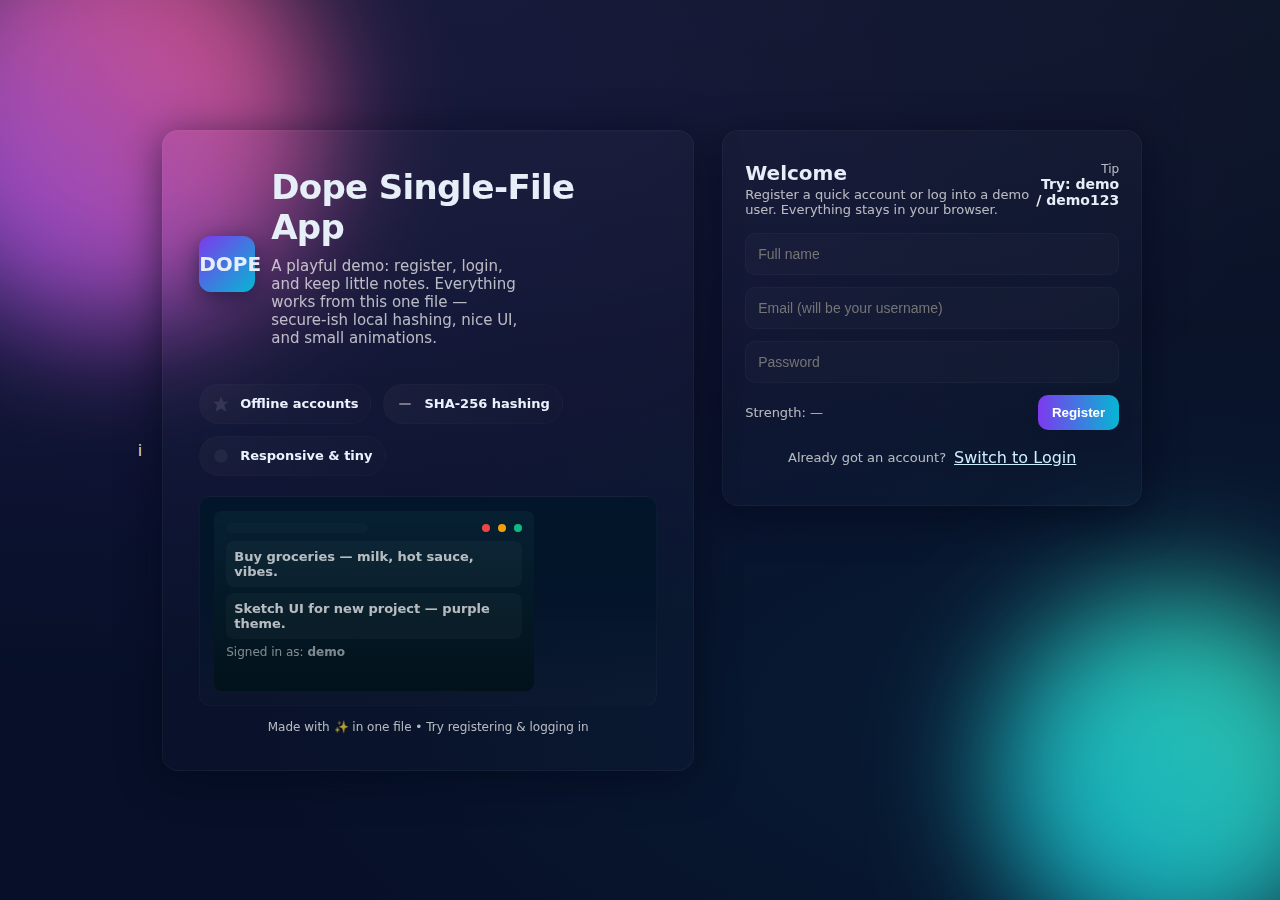
<file: index.html>
<!doctype html>
<html lang="en">
<head>
<meta charset="utf-8" />
<meta name="viewport" content="width=device-width,initial-scale=1" />i<title>Index — Not Dope Single File App</title>
<link rel="icon" href="data:image/svg+xml,%3Csvg xmlns='http://www.w3.org/2000/svg' viewBox='0 0 100 100'%3E%3Crect width='100' height='100' rx='20' fill='%233b82f6'/%3E%3Ctext x='50' y='57' font-size='48' text-anchor='middle' fill='white' font-family='Arial'>🔥</text%3E%3C/svg%3E">
<style>
  :root{
    --bg1: #0f172a;
    --glass: rgba(255,255,255,0.06);
    --accent: #7c3aed;
    --accent-2: #06b6d4;
    --muted: rgba(255,255,255,0.7);
    --card-radius: 16px;
  }
  *{box-sizing:border-box}
  html,body{height:100%}
  body{
    margin:0;
    font-family:Inter, ui-sans-serif, system-ui, -apple-system, "Segoe UI", Roboto, "Helvetica Neue", Arial;
    color: #e6eef8;
    background: radial-gradient(1200px 600px at 10% 10%, rgba(124,58,237,0.12), transparent),
                radial-gradient(900px 400px at 90% 80%, rgba(6,182,212,0.08), transparent),
                linear-gradient(180deg, var(--bg1), #071028 60%);
    -webkit-font-smoothing:antialiased;
    -moz-osx-font-smoothing:grayscale;
    display:flex;
    align-items:center;
    justify-content:center;
    padding:28px;
    gap:20px;
    overflow:hidden;
  }

  /* animated blobs */
  .blobs{position:fixed;inset:0;pointer-events:none;mix-blend-mode:screen;opacity:0.9}
  .blob{position:absolute;border-radius:50%;filter:blur(60px);}
  .b1{width:420px;height:420px;background:linear-gradient(45deg,var(--accent),#ef4444);left:-8%;top:-10%;animation:drift1 18s ease-in-out infinite}
  .b2{width:360px;height:360px;background:linear-gradient(45deg,var(--accent-2),#34d399);right:-6%;bottom:-6%;animation:drift2 20s ease-in-out infinite}
  @keyframes drift1{0%{transform:translateY(0) rotate(0)}50%{transform:translateY(20px) rotate(20deg)}100%{transform:translateY(0) rotate(0)}}
  @keyframes drift2{0%{transform:translateY(0) rotate(0)}50%{transform:translateY(-30px) rotate(-20deg)}100%{transform:translateY(0) rotate(0)}}

  .container{
    width:min(980px,96vw);
    display:grid;
    grid-template-columns: 1fr 420px;
    gap:28px;
    align-items:start;
    z-index:1;
  }

  .hero{
    background: linear-gradient(180deg, rgba(255,255,255,0.02), rgba(255,255,255,0.01));
    border-radius: var(--card-radius);
    padding:36px;
    box-shadow: 0 6px 40px rgba(2,6,23,0.6), inset 0 1px 0 rgba(255,255,255,0.02);
    min-height:380px;
    position:relative;
    overflow:hidden;
    border: 1px solid rgba(255,255,255,0.04);
  }
  .hero h1{
    margin:0;
    font-size:34px;
    letter-spacing:-0.02em;
  }
  .sub{
    margin-top:10px;
    color:var(--muted);
    font-size:15px;
    max-width:66%;
  }

  .features{
    margin-top:22px;
    display:flex;
    gap:12px;
    flex-wrap:wrap;
  }
  .pill{
    background:linear-gradient(90deg, rgba(255,255,255,0.03), rgba(255,255,255,0.01));
    padding:10px 12px;
    border-radius:999px;
    display:inline-flex;
    gap:10px;
    align-items:center;
    font-weight:600;
    font-size:13px;
    color: #eaf2ff;
    border:1px solid rgba(255,255,255,0.02);
  }
  .pill svg{width:18px;height:18px;opacity:0.9}

  .screenshot{
    margin-top:20px;
    border-radius:12px;
    overflow:hidden;
    border: 1px solid rgba(255,255,255,0.03);
    background:linear-gradient(180deg,#031529 40%, rgba(255,255,255,0.01));
    padding:14px;
  }

  .phone{
    width:320px;height:180px;border-radius:8px;padding:12px;background:linear-gradient(180deg,#062032,#02121b);
    display:flex;flex-direction:column;gap:8px;color:var(--muted);
    font-size:13px;
  }
  .phone .top{display:flex;justify-content:space-between;align-items:center}
  .phone .bar{height:10px;width:48%;background:rgba(255,255,255,0.02);border-radius:999px}
  .phone .list{flex:1;display:flex;flex-direction:column;gap:6px;overflow:hidden}
  .note{background:rgba(255,255,255,0.03);padding:8px;border-radius:8px;font-weight:600}

  /* auth card */
  .auth{
    background: linear-gradient(180deg, rgba(255,255,255,0.02), rgba(255,255,255,0.01));
    border-radius:var(--card-radius);
    padding:22px;
    width:100%;
    max-width:420px;
    box-shadow:0 10px 40px rgba(2,6,23,0.6);
    border:1px solid rgba(255,255,255,0.04);
  }
  .brand{display:flex;align-items:center;gap:12px}
  .logo{
    width:56px;height:56px;border-radius:12px;display:grid;place-items:center;
    background:linear-gradient(135deg,var(--accent),var(--accent-2));box-shadow:0 6px 22px rgba(12,18,50,0.6);
    font-weight:700;font-size:20px;
  }
  .auth h2{margin:8px 0 2px;font-size:20px}
  .auth p{margin:0;color:var(--muted);font-size:13px}

  form{margin-top:16px;display:flex;flex-direction:column;gap:12px}
  input[type="text"],input[type="password"],input[type="email"],textarea,select{
    background:rgba(255,255,255,0.02);border:1px solid rgba(255,255,255,0.03);
    padding:12px;border-radius:10px;color:inherit;font-size:14px;
    outline:none;transition:box-shadow .18s, transform .12s;
  }
  input:focus{box-shadow:0 6px 20px rgba(12,18,50,0.5);transform:translateY(-2px);border-color:rgba(255,255,255,0.06)}
  .row{display:flex;gap:8px}
  .btn{
    background:linear-gradient(90deg,var(--accent),var(--accent-2));border:none;padding:10px 14px;border-radius:10px;color:white;font-weight:700;cursor:pointer;
    box-shadow:0 6px 14px rgba(12,18,50,0.45);
  }
  .ghost{background:transparent;border:1px solid rgba(255,255,255,0.06);color:var(--muted);font-weight:700}
  .muted{color:var(--muted);font-size:13px}

  .switch{display:flex;gap:8px;align-items:center;justify-content:center;margin-top:6px}
  .link{color:#cfefff;text-decoration:underline;cursor:pointer}

  /* dashboard */
  .dash{
    display:none;
    gap:12px;
    min-height:260px;
  }
  .dash.active{display:flex;flex-direction:column}
  .topbar{display:flex;justify-content:space-between;align-items:center}
  .avatar{
    height:44px;width:44px;border-radius:12px;background:linear-gradient(90deg,var(--accent),var(--accent-2));
    display:grid;place-items:center;font-weight:800;color:white;font-size:16px;
  }
  .notes{
    margin-top:12px;display:grid;grid-template-columns:repeat(auto-fill,minmax(160px,1fr));gap:10px;
  }
  .note-card{background:rgba(255,255,255,0.03);padding:10px;border-radius:10px;min-height:80px;display:flex;flex-direction:column;gap:8px}
  .note-card textarea{background:transparent;border:none;resize:none;color:inherit;font-weight:600;min-height:36px}

  footer{margin-top:14px;color:var(--muted);font-size:12px;text-align:center}

  /* responsive */
  @media (max-width:980px){
    .container{grid-template-columns:1fr;align-items:stretch}
    .hero{order:2}
  }
</style>
</head>
<body>
  <div class="blobs" aria-hidden="true">
    <div class="blob b1"></div>
    <div class="blob b2"></div>
  </div>

  <div class="container" role="main">
    <section class="hero" aria-labelledby="hero-title">
      <div class="brand" style="gap:16px">
        <div class="logo">DOPE</div>
        <div>
          <h1 id="hero-title">Dope Single-File App</h1>
          <p class="sub">A playful demo: register, login, and keep little notes. Everything works from this one file — secure-ish local hashing, nice UI, and small animations.</p>
        </div>
      </div>

      <div class="features" aria-hidden="false">
        <div class="pill"><svg viewBox="0 0 24 24" fill="none"><path d="M12 2l3 7h7l-5.6 4.1L19 22l-7-4-7 4 1.6-8.9L2 9h7z" fill="white" opacity="0.12"/></svg>Offline accounts</div>
        <div class="pill"><svg viewBox="0 0 24 24" fill="none"><path d="M5 12h14" stroke="white" stroke-width="1.6" stroke-linecap="round" stroke-linejoin="round" opacity="0.9"/></svg>SHA-256 hashing</div>
        <div class="pill"><svg viewBox="0 0 24 24" fill="none"><circle cx="12" cy="12" r="9" fill="white" opacity="0.06"/></svg>Responsive & tiny</div>
      </div>

      <div class="screenshot" aria-hidden="true">
        <div class="phone" role="img" aria-label="Mock notes screenshot">
          <div class="top">
            <div class="bar"></div>
            <div style="display:flex;gap:8px;align-items:center">
              <div style="width:8px;height:8px;border-radius:50%;background:#ef4444"></div>
              <div style="width:8px;height:8px;border-radius:50%;background:#f59e0b"></div>
              <div style="width:8px;height:8px;border-radius:50%;background:#10b981"></div>
            </div>
          </div>
          <div class="list">
            <div class="note">Buy groceries — milk, hot sauce, vibes.</div>
            <div class="note">Sketch UI for new project — purple theme.</div>
            <div style="opacity:0.7;font-size:12px">Signed in as: <strong id="mock-user">demo</strong></div>
          </div>
        </div>
      </div>

      <footer>Made with ✨ in one file • Try registering & logging in</footer>
    </section>

    <aside class="auth" aria-labelledby="auth-title">
      <div style="display:flex;justify-content:space-between;align-items:center">
        <div>
          <h2 id="auth-title">Welcome</h2>
          <p class="muted">Register a quick account or log into a demo user. Everything stays in your browser.</p>
        </div>
        <div style="text-align:right">
          <div style="font-size:12px;color:var(--muted)">Tip</div>
          <div style="font-weight:700;font-size:14px">Try: demo / demo123</div>
        </div>
      </div>

      <div id="forms">

        <!-- Register / Login form -->
        <form id="authForm" onsubmit="return false" aria-describedby="auth-desc">
          <input id="name" type="text" placeholder="Full name" autocomplete="name" required />
          <input id="email" type="email" placeholder="Email (will be your username)" autocomplete="username" required />
          <input id="password" type="password" placeholder="Password" autocomplete="new-password" required />
          <div style="display:flex;gap:8px;align-items:center">
            <div style="flex:1">
              <div id="pwdStrength" class="muted">Strength: —</div>
            </div>
            <button id="actionBtn" class="btn" type="button">Register</button>
          </div>

          <div class="switch">
            <div class="muted">Already got an account?</div>
            <div id="toggleMode" class="link">Switch to Login</div>
          </div>
        </form>

        <!-- Dashboard -->
        <div id="dashboard" class="dash" aria-live="polite">
          <div class="topbar">
            <div>
              <div style="font-size:13px;color:var(--muted)">Signed in as</div>
              <div style="display:flex;align-items:center;gap:10px">
                <div id="avatar" class="avatar">DG</div>
                <div>
                  <div id="displayName" style="font-weight:800">Demo User</div>
                  <div id="displayEmail" class="muted" style="font-size:13px">demo@example.com</div>
                </div>
              </div>
            </div>
            <div style="display:flex;flex-direction:column;gap:8px">
              <button id="logoutBtn" class="ghost" style="padding:8px 10px">Log out</button>
              <button id="deleteBtn" class="ghost" style="padding:8px 10px">Delete account</button>
            </div>
          </div>

          <div style="display:flex;gap:8px;margin-top:10px">
            <input id="newNote" type="text" placeholder="Write a quick note and press Add" style="flex:1" />
            <button id="addNoteBtn" class="btn">Add</button>
          </div>

          <div class="notes" id="notesGrid" aria-live="polite"></div>
        </div>

      </div>

      <div style="margin-top:16px" id="status" aria-live="polite"></div>
    </aside>
  </div>

<script>
/*
  Single-file app logic:
  - uses localStorage for persistence
  - stores users under key "dope_users" as { email: {name, email, pwdHash, notes: []} }
  - uses SubtleCrypto SHA-256 for hashing passwords (fallback to plain text if unavailable with warning)
*/

const el = id => document.getElementById(id);
const usersKey = 'dope_users_v1';
const state = { mode: 'register' }; // or 'login'
const forms = { authForm: el('authForm'), dashboard: el('dashboard') };

const setStatus = (msg, isErr=false) => {
  const s = el('status');
  s.textContent = msg || '';
  s.style.color = isErr ? '#ff8b8b' : '#bfefff';
};

// helpers
async function hashStr(s) {
  if (crypto && crypto.subtle && crypto.subtle.digest) {
    const enc = new TextEncoder();
    const data = enc.encode(s);
    const hash = await crypto.subtle.digest('SHA-256', data);
    // hex
    return Array.from(new Uint8Array(hash)).map(b=>b.toString(16).padStart(2,'0')).join('');
  } else {
    // fallback - not recommended; still fine for demo
    return btoa(s);
  }
}

function loadUsers(){
  try{
    const raw = localStorage.getItem(usersKey);
    return raw ? JSON.parse(raw) : {};
  }catch(e){}
  return {};
}
function saveUsers(users){
  localStorage.setItem(usersKey, JSON.stringify(users));
}

function setMode(mode){
  state.mode = mode;
  const btn = el('actionBtn');
  const toggle = el('toggleMode');
  if (mode === 'register') {
    btn.textContent = 'Register';
    toggle.textContent = 'Switch to Login';
    el('name').style.display = 'block';
    el('email').placeholder = 'Email (will be your username)';
  } else {
    btn.textContent = 'Login';
    toggle.textContent = 'Switch to Register';
    el('name').style.display = 'none';
    el('email').placeholder = 'Email';
  }
  setStatus('');
}

el('toggleMode').addEventListener('click', () => {
  setMode(state.mode === 'register' ? 'login' : 'register');
  el('authForm').reset();
  el('pwdStrength').textContent = 'Strength: —';
});

el('password').addEventListener('input', () => {
  const p = el('password').value;
  el('pwdStrength').textContent = `Strength: ${strengthLabel(p)}`;
});

function strengthLabel(p){
  if (!p) return '—';
  let score = 0;
  if (p.length >= 8) score++;
  if (/[A-Z]/.test(p)) score++;
  if (/[0-9]/.test(p)) score++;
  if (/[^A-Za-z0-9]/.test(p)) score++;
  return ['Weak','Okay','Good','Strong','Epic'][Math.min(score,4)];
}

// Register / Login action
el('actionBtn').addEventListener('click', async () => {
  const email = el('email').value.trim().toLowerCase();
  const password = el('password').value;
  const name = el('name').value.trim() || email.split('@')[0];
  if (!email || !password) {
    setStatus('Email and password required', true); return;
  }
  const users = loadUsers();

  if (state.mode === 'register') {
    if (users[email]) { setStatus('Account already exists. Try login.', true); return; }
    const hash = await hashStr(password);
    users[email] = { name, email, pwdHash: hash, notes: [] };
    saveUsers(users);
    setStatus('Account created. You are signed in.');
    await signInUser(users[email]);
  } else {
    const acc = users[email];
    if (!acc) { setStatus('No such account — register first.', true); return; }
    const hash = await hashStr(password);
    if (hash !== acc.pwdHash) { setStatus('Wrong password!', true); return; }
    setStatus('Welcome back — signed in.');
    await signInUser(acc);
  }
});

// quick demo user pre-seed
(function seedDemo(){
  const users = loadUsers();
  if (!users['demo']) {
    hashStr('demo123').then(h => {
      users['demo'] = { name: 'Demo User', email:'demo', pwdHash: h, notes: ['Buy milk','Sketch purple UI'] };
      saveUsers(users);
    });
  }
})();

async function signInUser(account){
  // show dashboard
  el('forms').classList.add('signed');
  forms.authForm.style.display = 'none';
  forms.dashboard.classList.add('active');

  // set display
  el('displayName').textContent = account.name;
  el('displayEmail').textContent = account.email;
  el('avatar').textContent = initials(account.name);
  el('mock-user').textContent = account.name;

  // bind notes & actions
  el('addNoteBtn').onclick = () => {
    const v = el('newNote').value.trim();
    if (!v) return;
    const users = loadUsers(); users[account.email].notes.unshift(v); saveUsers(users);
    el('newNote').value = '';
    renderNotes(users[account.email].notes);
    setStatus('Note added.');
  };
  el('logoutBtn').onclick = () => {
    signOut();
  };
  el('deleteBtn').onclick = () => {
    if (!confirm('Delete your account? This is permanent locally.')) return;
    const users = loadUsers(); delete users[account.email]; saveUsers(users); signOut();
    setStatus('Account deleted locally.');
  };

  renderNotes(account.notes || []);
}

function renderNotes(notes){
  const grid = el('notesGrid');
  grid.innerHTML = '';
  if (!notes || notes.length===0){
    grid.innerHTML = '<div class="muted">No notes yet — add one above.</div>';
    return;
  }
  notes.forEach((n,idx)=>{
    const div = document.createElement('div');
    div.className = 'note-card';
    const ta = document.createElement('textarea');
    ta.value = n;
    ta.addEventListener('input', () => {
      // live-save
      const users = loadUsers(); const email = el('displayEmail').textContent;
      users[email].notes[idx] = ta.value;
      saveUsers(users);
      setStatus('Saved.');
    });
    const rm = document.createElement('button');
    rm.className = 'ghost';
    rm.textContent = 'Delete';
    rm.addEventListener('click', () => {
      const users = loadUsers(); const email = el('displayEmail').textContent;
      users[email].notes.splice(idx,1); saveUsers(users);
      renderNotes(users[email].notes);
      setStatus('Note deleted.');
    });
    div.appendChild(ta);
    div.appendChild(rm);
    grid.appendChild(div);
  });
}

function signOut(){
  forms.dashboard.classList.remove('active');
  forms.authForm.style.display = 'flex';
  forms.authForm.reset();
  el('pwdStrength').textContent = 'Strength: —';
  setMode('login');
  setStatus('Signed out.');
}

// initials helper
function initials(name){
  return name.split(' ').filter(Boolean).slice(0,2).map(x=>x[0].toUpperCase()).join('');
}

// small accessibility: pressing Enter in password triggers action
el('password').addEventListener('keydown', (e) => {
  if (e.key === 'Enter') el('actionBtn').click();
});

// On load: show login mode
setMode('register');

// neat: if user visits with fragment #login or #register, toggle
if (location.hash === '#login') setMode('login');
if (location.hash === '#register') setMode('register');

</script>
</body>
</html>
</file>
